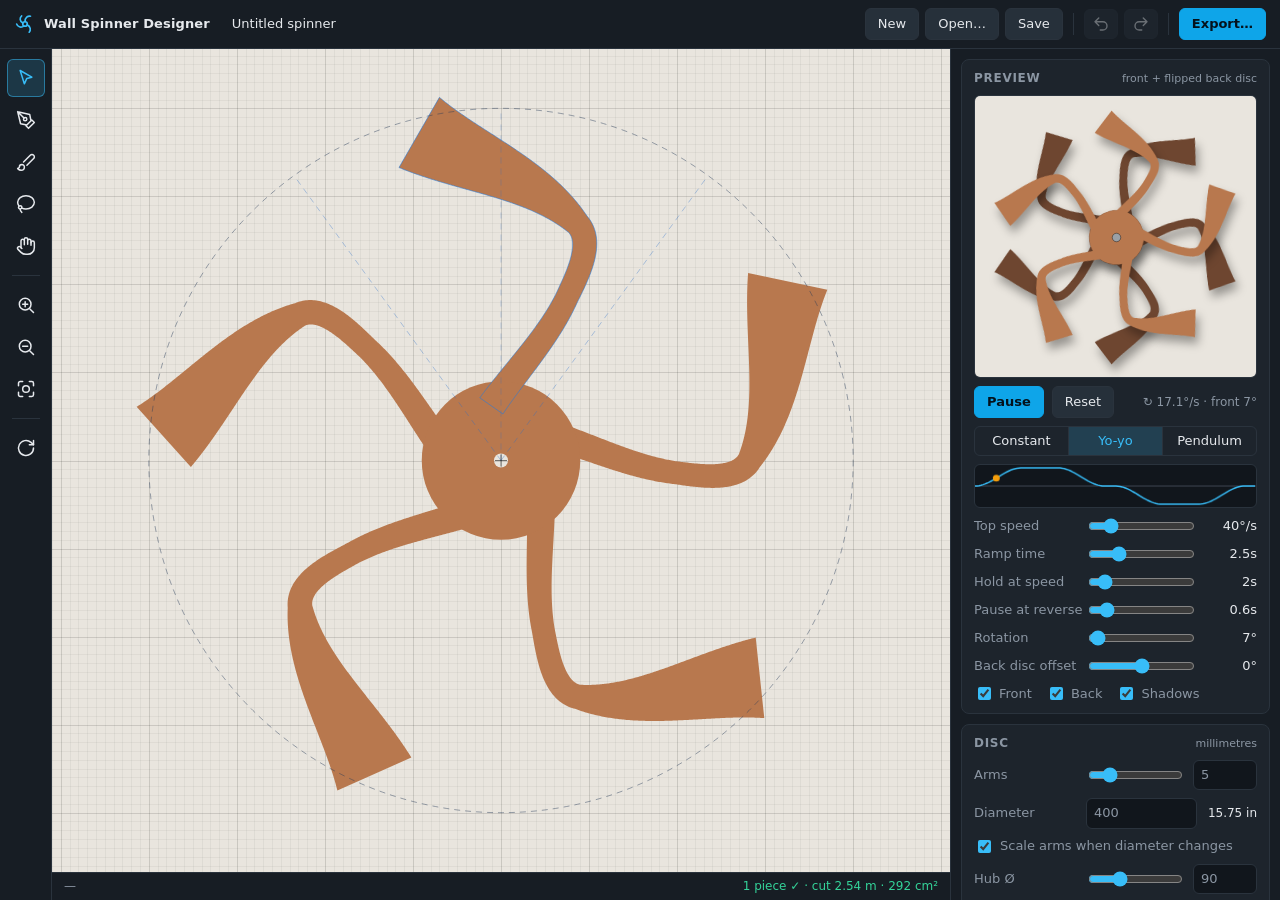
<file: designer/index.html>
<!doctype html>
<html lang="en">
<head>
  <meta charset="UTF-8" />
  <meta name="viewport" content="width=device-width, initial-scale=1.0" />
  <title>Wall Spinner Designer</title>
  <link rel="stylesheet" href="css/app.css" />
</head>
<body>
  <header class="topbar">
    <div class="brand">
      <svg viewBox="0 0 24 24" width="22" height="22" aria-hidden="true"><g fill="none" stroke="currentColor" stroke-width="1.8" stroke-linecap="round"><circle cx="12" cy="12" r="2.5"/><path d="M12 9.5C12 5 15 3 18 3.5M14.4 12.8c3.9 2.2 4.1 5.8 2.2 8.2M11 14.3c-3.9 2.2-7.1.6-8.1-2.3M9.7 11c-3.9-2.3-3.6-5.9-1.3-7.8"/></g></svg>
      <span>Wall Spinner Designer</span>
    </div>
    <input id="design-name" class="name-input" type="text" spellcheck="false" title="Design name" />
    <div class="top-actions">
      <button data-action="new" title="New design">New</button>
      <button data-action="open" title="Open design (Ctrl+O)">Open…</button>
      <button data-action="save" title="Save design file (Ctrl+S)">Save</button>
      <span class="sep"></span>
      <button data-action="undo" title="Undo (Ctrl+Z)" class="icon-btn"><svg viewBox="0 0 24 24"><path d="M9 14 4 9l5-5M4 9h10.5a5.5 5.5 0 0 1 0 11H11"/></svg></button>
      <button data-action="redo" title="Redo (Ctrl+Y)" class="icon-btn"><svg viewBox="0 0 24 24"><path d="m15 14 5-5-5-5M20 9H9.5a5.5 5.5 0 0 0 0 11H13"/></svg></button>
      <span class="sep"></span>
      <button data-action="export" class="primary">Export…</button>
    </div>
  </header>

  <div class="app">
    <nav class="toolbar" aria-label="Tools">
      <button data-tool="select" title="Select / edit nodes (V)"><svg viewBox="0 0 24 24"><path d="M5 3l14 8-6 1.5L10 19z"/></svg></button>
      <button data-tool="pen" title="Pen: click for corners, drag for curves. Click first point to close an outline; Enter or double-click to finish an open stroke (P)"><svg viewBox="0 0 24 24"><path d="M12 19l7-7 3 3-7 7zM18 13l-1.5-7.5L2 2l3.5 14.5L13 18zM2 2l7.6 7.6"/><circle cx="11" cy="11" r="2"/></svg></button>
      <button data-tool="brush" title="Freehand brush: draws a stroke arm with width (B)"><svg viewBox="0 0 24 24"><path d="M9.06 11.9l8.07-8.06a2.85 2.85 0 1 1 4.03 4.03l-8.06 8.08"/><path d="M7.07 14.94c-1.66 0-3 1.35-3 3.02 0 1.33-2.5 1.52-2 2.02 1.08 1.1 2.49 2.02 4 2.02 2.2 0 4-1.8 4-4.04a3.01 3.01 0 0 0-3-3.02z"/></svg></button>
      <button data-tool="lasso" title="Freehand outline: draws a closed filled shape (L)"><svg viewBox="0 0 24 24"><path d="M7 22a5 5 0 0 1-2-4"/><path d="M3.3 14A6.8 6.8 0 0 1 2 10c0-4.4 4.5-8 10-8s10 3.6 10 8-4.5 8-10 8a12 12 0 0 1-5-1"/><circle cx="5" cy="16" r="2"/></svg></button>
      <button data-tool="pan" title="Pan (H) — or drag empty space / right-drag"><svg viewBox="0 0 24 24"><path d="M18 11V6a2 2 0 0 0-4 0v0M14 10V4a2 2 0 0 0-4 0v2M10 10.5V6a2 2 0 0 0-4 0v8"/><path d="M18 8a2 2 0 1 1 4 0v6a8 8 0 0 1-8 8h-2c-2.8 0-4.5-.86-5.99-2.34l-3.6-3.6a2 2 0 0 1 2.83-2.82L7 15"/></svg></button>
      <span class="tsep"></span>
      <button data-action="zoom-in" title="Zoom in (+)"><svg viewBox="0 0 24 24"><circle cx="11" cy="11" r="7"/><path d="M21 21l-4.3-4.3M11 8v6M8 11h6"/></svg></button>
      <button data-action="zoom-out" title="Zoom out (−)"><svg viewBox="0 0 24 24"><circle cx="11" cy="11" r="7"/><path d="M21 21l-4.3-4.3M8 11h6"/></svg></button>
      <button data-action="fit" title="Fit disc (F)"><svg viewBox="0 0 24 24"><path d="M3 8V5a2 2 0 0 1 2-2h3M16 3h3a2 2 0 0 1 2 2v3M21 16v3a2 2 0 0 1-2 2h-3M8 21H5a2 2 0 0 1-2-2v-3"/><circle cx="12" cy="12" r="4"/></svg></button>
      <span class="tsep"></span>
      <button data-action="big-preview" title="Large animated preview (Tab)"><svg viewBox="0 0 24 24"><path d="M21 12a9 9 0 1 1-3-6.7L21 8"/><path d="M21 3v5h-5"/></svg></button>
    </nav>

    <main class="stage">
      <div class="canvas-wrap" id="editor-wrap"><canvas id="editor" data-tool="select"></canvas></div>
      <div class="tool-hint" id="tool-hint"></div>
      <div class="big-preview" id="big-preview" hidden>
        <div class="canvas-wrap"><canvas id="preview-big"></canvas></div>
        <div class="bp-bar">
          <button data-action="play" class="play-btn">Pause</button>
          <span class="speed-readout"></span>
          <button data-action="big-preview">Back to editor</button>
        </div>
      </div>
      <div class="statusbar">
        <span id="st-cursor">—</span>
        <span id="st-zoom"></span>
        <span id="st-pieces" class="grow"></span>
      </div>
    </main>

    <aside class="panel">
      <section class="card">
        <h2>Preview <span class="hint">front + flipped back disc</span></h2>
        <div class="preview-box"><canvas id="preview-small"></canvas></div>
        <div class="row gap">
          <button data-action="play" class="play-btn primary">Pause</button>
          <button data-action="reset-anim" title="Reset rotation and time">Reset</button>
          <span class="speed-readout grow right"></span>
        </div>
        <div class="seg" id="mode-seg">
          <button data-mode="constant">Constant</button>
          <button data-mode="yoyo">Yo-yo</button>
          <button data-mode="sine">Pendulum</button>
        </div>
        <canvas id="vel-graph" class="vel-graph" title="Speed profile (one cycle)"></canvas>
        <label class="field"><span>Top speed</span><input type="range" min="1" max="240" step="1" data-anim="speed"><output data-out="anim.speed" data-unit="°/s"></output></label>
        <label class="field" data-modes="yoyo"><span>Ramp time</span><input type="range" min="0" max="10" step="0.1" data-anim="ramp"><output data-out="anim.ramp" data-unit="s"></output></label>
        <label class="field" data-modes="yoyo"><span>Hold at speed</span><input type="range" min="0" max="20" step="0.1" data-anim="hold"><output data-out="anim.hold" data-unit="s"></output></label>
        <label class="field" data-modes="yoyo"><span>Pause at reverse</span><input type="range" min="0" max="5" step="0.1" data-anim="pause"><output data-out="anim.pause" data-unit="s"></output></label>
        <label class="field" data-modes="sine"><span>Period</span><input type="range" min="1" max="40" step="0.5" data-anim="period"><output data-out="anim.period" data-unit="s"></output></label>
        <label class="field"><span>Rotation</span><input type="range" min="0" max="360" step="0.5" id="rotation-scrub"><output id="rotation-out"></output></label>
        <label class="field"><span>Back disc offset</span><input type="range" min="-180" max="180" step="0.5" data-anim="offset"><output data-out="anim.offset" data-unit="°"></output></label>
        <div class="checks">
          <label><input type="checkbox" data-anim="showFront"> Front</label>
          <label><input type="checkbox" data-anim="showBack"> Back</label>
          <label><input type="checkbox" data-anim="shadow"> Shadows</label>
        </div>
      </section>

      <section class="card">
        <h2>Disc <span class="hint">millimetres</span></h2>
        <label class="field"><span>Arms</span><input type="range" min="1" max="24" step="1" data-bind="disc.spokes"><input type="number" min="1" max="72" step="1" data-bind="disc.spokes" class="num"></label>
        <label class="field"><span>Diameter</span><input type="number" min="20" max="3000" step="1" data-bind="disc.diameter" class="num wide"><output id="dia-inch" class="muted"></output></label>
        <label class="check-line"><input type="checkbox" id="scale-with-disc" checked> Scale arms when diameter changes</label>
        <label class="field"><span>Hub Ø</span><input type="range" min="0" max="300" step="1" data-bind="disc.hubDiameter"><input type="number" min="0" step="0.5" data-bind="disc.hubDiameter" class="num"></label>
        <label class="field" title="How many times each cutout shape repeats around the centre (independent of the arm count)"><span>Cutout repeats</span><input type="range" min="1" max="24" step="1" data-bind="disc.cutouts"><input type="number" min="1" max="72" step="1" data-bind="disc.cutouts" class="num"></label>
        <label class="field"><span>Axle hole Ø</span><input type="range" min="0" max="60" step="0.5" data-bind="disc.holeDiameter"><input type="number" min="0" step="0.1" data-bind="disc.holeDiameter" class="num"></label>
        <label class="field"><span>Outer rim</span><input type="range" min="0" max="40" step="0.5" data-bind="disc.rimWidth"><input type="number" min="0" step="0.5" data-bind="disc.rimWidth" class="num"></label>
        <label class="check-line"><input type="checkbox" data-bind="disc.clipToDisc"> Trim arms to disc diameter</label>
        <label class="field"><span>Thickness</span><input type="range" min="1" max="25" step="0.5" data-bind="disc.thickness"><input type="number" min="0.2" step="0.1" data-bind="disc.thickness" class="num"></label>
        <details class="sub">
          <summary>Mounting holes</summary>
          <label class="field"><span>Count</span><input type="number" min="0" max="24" step="1" data-bind="disc.boltCount" class="num"></label>
          <label class="field"><span>Hole Ø</span><input type="number" min="0" step="0.1" data-bind="disc.boltDiameter" class="num"></label>
          <label class="field"><span>Bolt circle Ø</span><input type="number" min="0" step="0.5" data-bind="disc.boltCircle" class="num"></label>
        </details>
      </section>

      <section class="card" id="sel-card">
        <h2>Selection</h2>
        <div id="sel-body"></div>
      </section>

      <section class="card" id="ref-card">
        <h2>Trace image <span class="hint">drop, paste or load</span></h2>
        <div class="row gap">
          <button data-action="ref-load" class="grow">Load image…</button>
          <button data-action="ref-clear" class="ref-only">Remove</button>
        </div>
        <div class="ref-only ref-controls">
          <div class="checks">
            <label><input type="checkbox" data-ref="visible"> Show</label>
            <label title="Multiply the image over the arms so dark lines stay visible"><input type="checkbox" data-ref="onTop"> Over arms</label>
            <label title="Embed the image in saved design files"><input type="checkbox" data-ref="include"> Save in file</label>
          </div>
          <label class="field"><span>Image opacity</span><input type="range" min="0.05" max="1" step="0.05" data-ref="opacity"><output data-refout="opacity" data-pct></output></label>
          <label class="field"><span>Arm opacity</span><input type="range" min="0.1" max="1" step="0.05" data-view="discAlphaTracing"><output data-out="view.discAlphaTracing" data-pct></output></label>
          <label class="field"><span>Width</span><input type="range" min="20" max="1200" step="1" data-ref="size"><input type="number" min="1" step="1" data-ref="size" class="num"></label>
          <label class="field"><span>Rotation</span><input type="range" min="-180" max="180" step="0.5" data-ref="rot"><input type="number" step="0.5" data-ref="rot" class="num"></label>
          <label class="field"><span>Offset X / Y</span><span class="row gap"><input type="number" step="0.5" data-ref="x" class="num"><input type="number" step="0.5" data-ref="y" class="num"></span><span></span></label>
          <div class="muted">Line it up by clicking on the image:</div>
          <div class="btn-grid">
            <button data-action="ref-pick-centre" title="Click the centre of the image's hub; it moves to the disc centre">Centre</button>
            <button data-action="ref-pick-rim" title="Click the outermost tip of an arm; the image scales so it reaches the disc diameter">Outer edge</button>
            <button data-action="ref-pick-arm" title="Click along one arm; the image rotates so that arm points to 12 o'clock">Arm to 12</button>
          </div>
          <button data-action="ref-fit" class="link">Reset: fit image to disc</button>
        </div>
      </section>

      <section class="card">
        <h2>Presets <span class="hint">arms &amp; hub cutouts</span></h2>
        <select id="preset-select"></select>
        <div class="row gap">
          <button data-action="preset-replace" class="grow">Replace arm</button>
          <button data-action="preset-add" class="grow">Add to arm</button>
        </div>
      </section>

      <section class="card">
        <h2>Drawing</h2>
        <label class="field"><span>Brush / pen width</span><input type="range" min="1" max="80" step="0.5" data-toolopt="brushWidth"><output data-out="tools.brushWidth" data-unit=" mm"></output></label>
        <label class="field"><span>Freehand smoothing</span><input type="range" min="0.5" max="12" step="0.5" data-toolopt="smoothing"><output data-out="tools.smoothing"></output></label>
        <label class="check-line" title="New pen, brush and outline shapes are cut out of the disc instead of added"><input type="checkbox" data-toolopt="cutout"> Draw cutouts (subtract from disc)</label>
        <div class="checks">
          <label><input type="checkbox" data-view="grid"> Grid</label>
          <label><input type="checkbox" data-view="snap"> Snap</label>
          <label class="inline-num">every <input type="number" min="0.5" step="0.5" data-view="gridSize" class="num"> mm</label>
        </div>
        <div class="checks">
          <label><input type="checkbox" data-view="showGuides"> Guides</label>
          <label><input type="checkbox" data-view="ghostCopies"> Dim other arms</label>
        </div>
        <div class="checks">
          <label><input type="checkbox" data-view="showBack"> Back disc in editor</label>
          <label><input type="checkbox" data-view="cutPreview"> Cut lines</label>
        </div>
      </section>

      <section class="card">
        <h2>Colours</h2>
        <div class="colors">
          <label><input type="color" data-bind="colors.front"> Front</label>
          <label><input type="color" data-bind="colors.back"> Back</label>
          <label><input type="color" data-bind="colors.wall"> Wall</label>
        </div>
        <label class="check-line"><input type="checkbox" data-bind="colors.radial"> Radial colour (inner → outer)</label>
        <div class="radial-controls">
          <div class="colors">
            <label><input type="color" data-bind="colors.frontOuter"> Front outer</label>
            <label><input type="color" data-bind="colors.backOuter"> Back outer</label>
          </div>
          <label class="field"><span>Change at</span><input type="range" min="0" max="100" step="1" data-bind="colors.split"><output data-out="design.colors.split" data-unit="%"></output></label>
          <label class="field"><span>Blend</span><input type="range" min="0" max="60" step="1" data-bind="colors.blend"><output data-out="design.colors.blend" data-unit="%"></output></label>
          <p class="muted">Front / Back above are the inner colours. “Change at” is a percentage of the disc radius.</p>
        </div>
      </section>

      <section class="card help">
        <h2>Shortcuts</h2>
        <p><kbd>V</kbd> select · <kbd>P</kbd> pen · <kbd>B</kbd> brush · <kbd>L</kbd> outline · <kbd>H</kbd> pan · <kbd>F</kbd> fit · <kbd>Space</kbd> play/pause · <kbd>Tab</kbd> big preview</p>
        <p>Double-click a curve to add a node; double-click a node to cycle smooth → corner → sharp. <kbd>Alt</kbd>-drag a handle to break symmetry. <kbd>Shift</kbd>-drag a width diamond to set every width. Arrows nudge (<kbd>Shift</kbd> = 10 mm). <kbd>M</kbd> mirror, <kbd>Ctrl</kbd>+<kbd>D</kbd> duplicate, <kbd>Del</kbd> delete.</p>
      </section>
    </aside>
  </div>

  <dialog id="export-dialog" class="dialog">
    <form method="dialog">
      <header><h2>Export</h2><button value="close" class="icon-btn" aria-label="Close"><svg viewBox="0 0 24 24"><path d="M6 6l12 12M18 6 6 18"/></svg></button></header>
      <div id="export-summary" class="summary">Computing cut outline…</div>

      <div class="ex-grid">
        <div class="ex-card">
          <h3>Laser cutting</h3>
          <p>Single merged cut outline in millimetres.</p>
          <label class="field"><span>Copies</span>
            <select id="ex-copies"><option value="1">1</option><option value="2" selected>2 (front + back)</option></select></label>
          <label class="field"><span>Gap</span><input type="number" id="ex-gap" value="10" min="0" step="1" class="num"> mm</label>
          <div class="row gap">
            <button type="button" data-ex="svg" class="primary grow">SVG</button>
            <button type="button" data-ex="dxf" class="grow">DXF</button>
          </div>
          <button type="button" data-ex="svg-filled" class="link">SVG filled (vinyl / CNC preview)</button>
        </div>

        <div class="ex-card">
          <h3>3D printing</h3>
          <p>Extruded solid of one disc.</p>
          <label class="field"><span>Thickness</span><input type="number" min="0.2" step="0.1" data-bind="disc.thickness" class="num"> mm</label>
          <div class="row gap">
            <button type="button" data-ex="stl" class="primary grow">STL</button>
            <button type="button" data-ex="scad" class="grow">OpenSCAD</button>
          </div>
        </div>

        <div class="ex-card">
          <h3>Paper template</h3>
          <p>Tiled pages at true scale. Use the print dialog to print or save as PDF.</p>
          <label class="field"><span>Paper</span><select id="ex-paper"></select></label>
          <label class="field"><span>Orientation</span><select id="ex-orient"><option value="portrait">Portrait</option><option value="landscape">Landscape</option></select></label>
          <label class="field"><span>Overlap</span><input type="number" id="ex-overlap" value="12" min="0" step="1" class="num"> mm</label>
          <label class="check-line"><input type="checkbox" id="ex-fill" checked> Shade the part</label>
          <div id="ex-tiles" class="muted"></div>
          <button type="button" data-ex="print" class="primary">Print / save PDF…</button>
        </div>

        <div class="ex-card">
          <h3>Design &amp; image</h3>
          <p>The design file re-opens here for more editing.</p>
          <div class="row gap">
            <button type="button" data-ex="json" class="primary grow">Design file</button>
            <button type="button" data-ex="png" class="grow">PNG</button>
          </div>
        </div>
      </div>
    </form>
  </dialog>

  <input type="file" id="file-input" accept=".json,application/json" hidden />
  <input type="file" id="image-input" accept="image/*" hidden />
  <div id="print-root"></div>
  <div id="toast" class="toast" hidden></div>

  <script src="js/geometry.js"></script>
  <script src="js/earcut.js"></script>
  <script src="js/state.js"></script>
  <script src="js/render.js"></script>
  <script src="js/reference.js"></script>
  <script src="js/editor.js"></script>
  <script src="js/preview.js"></script>
  <script src="js/export.js"></script>
  <script src="js/ui.js"></script>
</body>
</html>
</file>
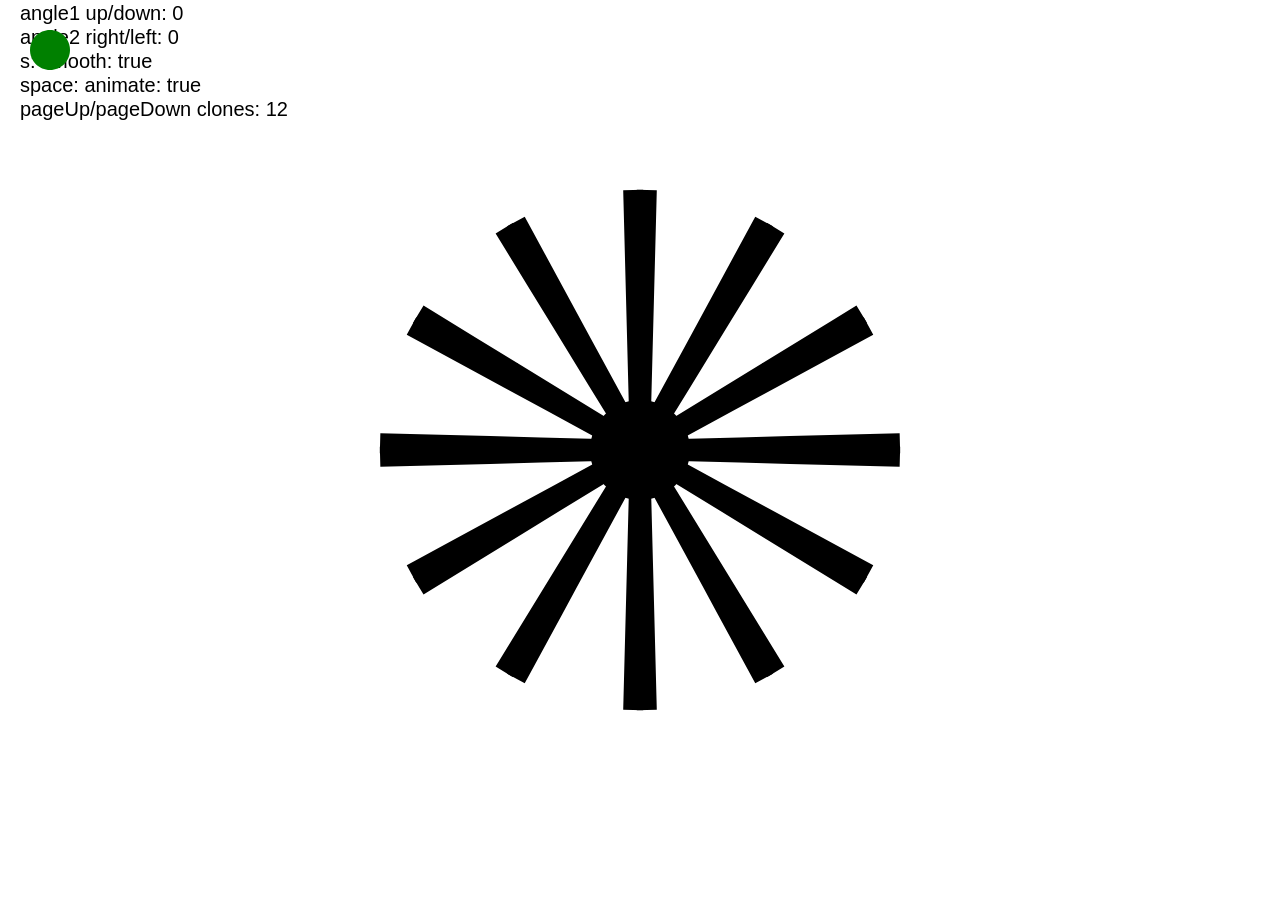
<file: testapps/index.html>
<!DOCTYPE html>
<html>
<head>
<!-- Load the Paper.js library -->
<style>
	html,
body {
    margin: 0;
    overflow: hidden;
    height: 100%;
}

/* Scale canvas with resize attribute to full size */
canvas[resize] {
    width: 100%;
    height: 100%;
}
	</style>



<script type="text/javascript" src="paper-full.js"></script>
<!-- Define inlined PaperScript associate it with myCanvas -->
<script type="text/paperscript" canvas="myCanvas">
// The amount of segment points we want to create:
var length1 =100;
var length2 =100;
var angle1 = 0; 
var angle2 = 0;

var innerradius = 50;

var clones = 12;


var point0 = new Point(view.center);
var group = new Group();
var clonedGroup;


//var vector1 = new Point(0, 0);

var myCircle = new Path.Circle(point0, innerradius);
myCircle.fillColor = 'black';



var path = new Path();
  
path.selected = true;
function draw(event) {
    path.remove();
    myCircle.radius = innerradius
 path = new Path({
	// 80% black:
	strokeColor: [0],
	strokeWidth: 20,
	strokeCap: 'square'
});
  var vector2 = new Point(0, 0);
    var vector1 = new Point({
        length: length1,
        angle: angle1
    });
     var vector2 = new Point({
        length: length2,
        angle: angle1 + angle2
    });
    var vector0 = new Point({
        length: innerradius,
        angle: 0
    });
    
    
   // path.add(point0);
    var point1 = point0 + vector0
    
    path.add(point1);
    var p2 = point1+vector1;
    path.add(p2);
    var p3 = p2+vector2;
    path.add(p3);
    
    group.remove();
    group = new Group();
    
    var boundingcircle = new Path.Circle(point0, 400);
     group.addChild(boundingcircle);
  
  if(dosmooth)    path.smooth();
  
  var angle = 360 / clones;
  
    for(var i = 0; i < clones; i++) {
    var clonedPath = path.clone().rotate(angle * i, point0);
    group.addChild(clonedPath);
    
   
};
    if(clonedGroup)    clonedGroup.remove();
    clonedGroup = group.clone();

    clonedGroup.scale(1, -1)
  //  clonedGroup.strokeColor ='blue'
    
text.content = "angle1 up/down: "+angle1
text.content += "\n"
text.content += "angle2 right/left: "+angle2
text.content += "\ns: smooth: "+dosmooth
text.content += "\nspace: animate: " +doanimate
text.content += "\npageUp/pageDown clones: " +clones


path.remove()

}


 var doanimate = true;
  var dosmooth = true;
 var animatespeed = 0.5;
function onFrame(event) {
    // Each frame, rotate the path 3 degrees around the point
    // we defined earlier:
    
	if(doanimate)
	{
	group.rotate(animatespeed, point0);
    clonedGroup.rotate(-animatespeed, point0);
	}
}


var text = new PointText({
    position: [20, 20],
    fillColor: 'black',
    justification: 'left',
    fontSize: 20
});


var coreboxPlus = new Path.Circle({
    center: [50, 50],
  
    radius: 20,

    fillColor: 'green'
});

// Whenever the user presses the mouse:
function onMouseDown(event) {

    if (coreboxPlus.contains(event.point)) {
        innerradius++
    } 
	
	
	draw()
}
function onKeyDown(event) {
	
	
	switch (event.key) {
  case 'up':
    angle1++;
    draw();
    break;
  case 'down':
      angle1--;
        draw();
      break;
  case 'right':
    angle2 += 1;
      draw();
    break;
  case 'left':
      angle2 -= 1;
        draw();
      break;
      
      case 'page-up':
    clones += 1;
      draw();
    break;
  case 'page-down':
      clones -= 1;
        draw();
      break;
      
  case 'space':
   doanimate = !doanimate;
   draw();
    break;
      case 's':
   dosmooth = !dosmooth;
   draw();
    break;
  default:
  draw();
    console.log('You typed ' + event.key + '.');
}
	
	
	
	

	
}

draw()

</script>
</head>
<body>
	<canvas id="myCanvas" resize></canvas>
</body>
</html>
</file>
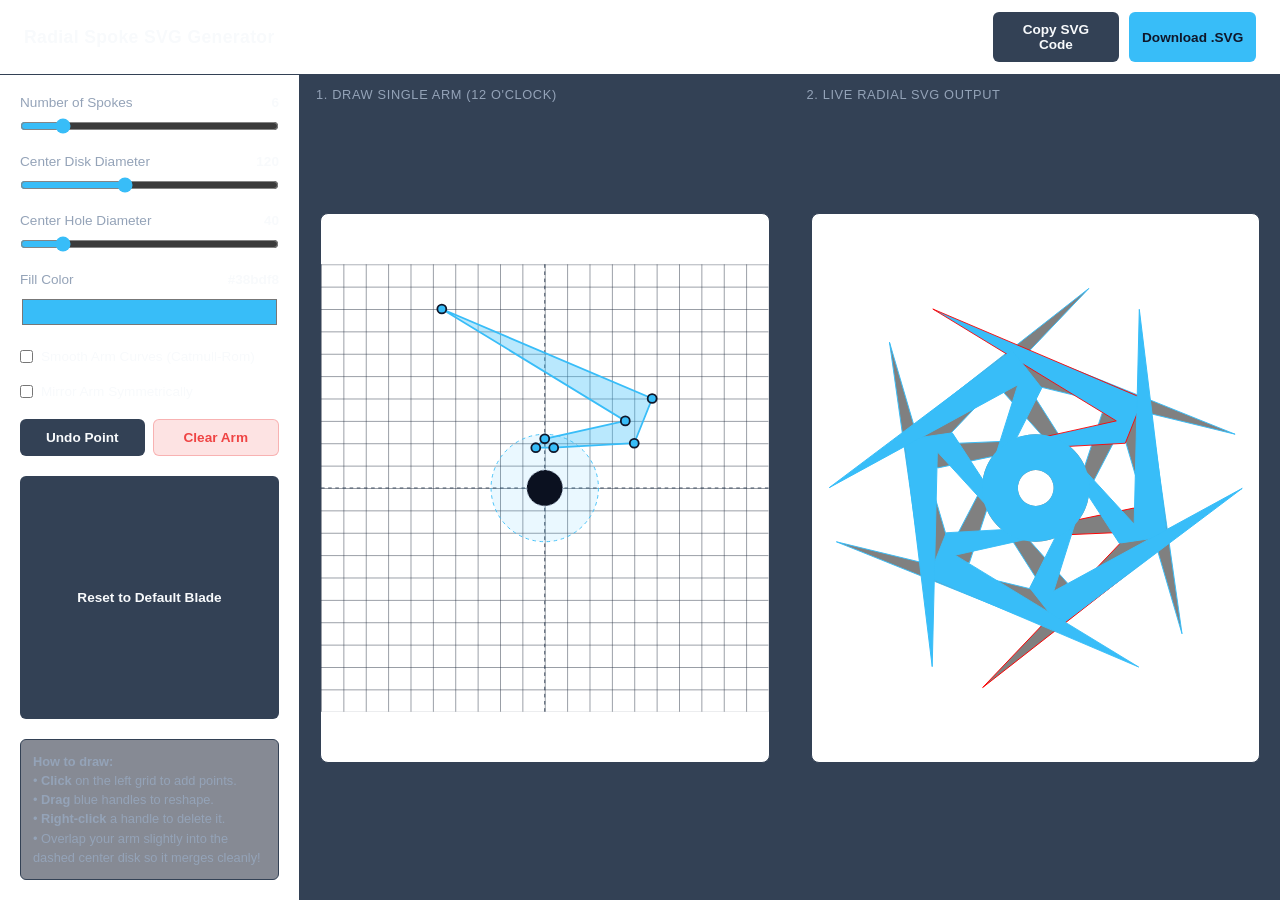
<file: testapps/spinnerdiskgenerator.html>
<!doctype html>
<html lang="en">
  <head>
    <meta charset="UTF-8" />
    <meta name="viewport" content="width=device-width, initial-scale=1.0" />
    <title>Radial Spoke SVG Generator</title>
    <style>
      :root {
        /*   --bg: #0f172a; 
        --panel: #1e293b;*/
        --border: #334155;
        --text: #f8fafc;
        --muted: #94a3b8;
        --accent: #38bdf8;
        --accent-hover: #0284c7;
        --danger: #ef4444;
      }

      * {
        box-sizing: border-box;
        margin: 0;
        padding: 0;
        font-family:
          -apple-system, BlinkMacSystemFont, "Segoe UI", Roboto, sans-serif;
      }

      body {
        background: var(--bg);
        color: var(--text);
        display: flex;
        flex-direction: column;
        height: 100vh;
        overflow: hidden;
      }

      header {
        padding: 12px 24px;
        background: var(--panel);
        border-bottom: 1px solid var(--border);
        display: flex;
        justify-content: space-between;
        align-items: center;
      }

      header h1 {
        font-size: 1.1rem;
        font-weight: 600;
        letter-spacing: 0.02em;
      }

      .main-container {
        display: flex;
        flex: 1;
        overflow: hidden;
      }

      /* Controls Sidebar */
      .sidebar {
        width: 300px;
        background: var(--panel);
        border-right: 1px solid var(--border);
        padding: 20px;
        display: flex;
        flex-direction: column;
        gap: 20px;
        overflow-y: auto;
      }

      .control-group {
        display: flex;
        flex-direction: column;
        gap: 8px;
      }

      .control-group label {
        font-size: 0.85rem;
        color: var(--muted);
        display: flex;
        justify-content: space-between;
      }

      .control-group label span {
        color: var(--text);
        font-weight: 600;
      }

      input[type="range"] {
        width: 100%;
        accent-color: var(--accent);
        cursor: pointer;
      }

      .checkbox-row {
        display: flex;
        align-items: center;
        gap: 8px;
        font-size: 0.85rem;
        color: var(--text);
        cursor: pointer;
      }

      .btn-row {
        display: flex;
        gap: 8px;
      }

      button {
        flex: 1;
        padding: 10px 12px;
        border: none;
        border-radius: 6px;
        font-size: 0.85rem;
        font-weight: 600;
        cursor: pointer;
        transition: background 0.15s;
      }

      .btn-primary {
        background: var(--accent);
        color: #0f172a;
      }

      .btn-primary:hover {
        background: var(--accent-hover);
        color: #fff;
      }

      .btn-secondary {
        background: #334155;
        color: var(--text);
      }

      .btn-secondary:hover {
        background: #475569;
      }

      .btn-danger {
        background: rgba(239, 68, 68, 0.15);
        color: var(--danger);
        border: 1px solid rgba(239, 68, 68, 0.3);
      }

      .btn-danger:hover {
        background: var(--danger);
        color: #fff;
      }

      .instructions {
        font-size: 0.8rem;
        color: var(--muted);
        line-height: 1.5;
        background: rgba(15, 23, 42, 0.5);
        padding: 12px;
        border-radius: 6px;
        border: 1px solid var(--border);
      }

      /* Workspace Grid */
      .workspace {
        flex: 1;
        display: grid;
        grid-template-columns: 1fr 1fr;
        gap: 1px;
        background: var(--border);
      }

      .pane {
        background: var(--bg);
        display: flex;
        flex-direction: column;
        position: relative;
        overflow: hidden;
      }

      .pane-header {
        position: absolute;
        top: 12px;
        left: 16px;
        font-size: 0.8rem;
        text-transform: uppercase;
        letter-spacing: 0.05em;
        color: var(--muted);
        pointer-events: none;
        z-index: 10;
      }

      .canvas-wrapper {
        flex: 1;
        display: flex;
        align-items: center;
        justify-content: center;
        padding: 20px;
      }

      svg {
        width: 100%;
        height: 100%;
        max-width: 550px;
        max-height: 550px;
        background: #ffffff;
        border: 1px solid var(--border);
        border-radius: 8px;
        user-select: none;
      }

      #editor-svg {
        cursor: crosshair;
      }

      .handle {
        fill: var(--accent);
        stroke: #0f172a;
        stroke-width: 2;
        cursor: grab;
        transition: r 0.1s;
      }

      .handle:hover {
        r: 7;
        fill: #fff;
      }

      .handle:active {
        cursor: grabbing;
      }
    </style>
  </head>
  <body>
    <header>
      <h1>Radial Spoke SVG Generator</h1>
      <div style="display: flex; gap: 10px">
        <button class="btn-secondary" id="copy-btn">Copy SVG Code</button>
        <button class="btn-primary" id="download-btn">Download .SVG</button>
      </div>
    </header>

    <div class="main-container">
      <!-- Controls -->
      <aside class="sidebar">
        <div class="control-group">
          <label>Number of Spokes <span id="val-spokes">6</span></label>
          <input type="range" id="spokes" min="1" max="36" value="6" />
        </div>

        <div class="control-group">
          <label>Center Disk Diameter <span id="val-disk">120</span></label>
          <input
            type="range"
            id="disk-diameter"
            min="0"
            max="300"
            value="120"
          />
        </div>

        <div class="control-group">
          <label>Center Hole Diameter <span id="val-hole">40</span></label>
          <input type="range" id="hole-diameter" min="0" max="280" value="40" />
        </div>

        <div class="control-group">
          <label>Fill Color <span id="val-color">#38bdf8</span></label>
          <input
            type="color"
            id="fill-color"
            value="#38bdf8"
            style="
              width: 100%;
              height: 34px;
              border: none;
              background: none;
              cursor: pointer;
            "
          />
        </div>

        <label class="checkbox-row">
          <input type="checkbox" id="smooth-curve" />
          Smooth Arm Curves (Catmull-Rom)
        </label>

        <label class="checkbox-row">
          <input type="checkbox" id="mirror-arm" />
          Mirror Arm Symmetrically
        </label>

        <div class="btn-row">
          <button class="btn-secondary" id="undo-btn">Undo Point</button>
          <button class="btn-danger" id="clear-btn">Clear Arm</button>
        </div>

        <button class="btn-secondary" id="preset-btn">
          Reset to Default Blade
        </button>

        <div class="instructions">
          <strong>How to draw:</strong><br />
          • <b>Click</b> on the left grid to add points.<br />
          • <b>Drag</b> blue handles to reshape.<br />
          • <b>Right-click</b> a handle to delete it.<br />
          • Overlap your arm slightly into the dashed center disk so it merges
          cleanly!
        </div>
      </aside>

      <!-- Dual Viewport -->
      <main class="workspace">
        <!-- Left: Arm Editor -->
        <div class="pane">
          <div class="pane-header">1. Draw Single Arm (12 o'clock)</div>
          <div class="canvas-wrapper">
            <svg id="editor-svg" viewBox="-250 -250 500 500">
              <defs>
                <pattern
                  id="grid"
                  width="25"
                  height="25"
                  patternUnits="userSpaceOnUse"
                >
                  <path
                    d="M 25 0 L 0 0 0 25"
                    fill="none"
                    stroke="#1e293b"
                    stroke-width="1"
                  />
                </pattern>
              </defs>
              <rect
                x="-250"
                y="-250"
                width="500"
                height="500"
                fill="url(#grid)"
              />

              <!-- Center Axes -->
              <line
                x1="-250"
                y1="0"
                x2="250"
                y2="0"
                stroke="#334155"
                stroke-dasharray="4 4"
              />
              <line
                x1="0"
                y1="-250"
                x2="0"
                y2="250"
                stroke="#334155"
                stroke-dasharray="4 4"
              />

              <!-- Reference Center Disk & Hole -->
              <circle
                id="ref-disk"
                cx="0"
                cy="0"
                r="60"
                fill="rgba(56, 189, 248, 0.1)"
                stroke="#38bdf8"
                stroke-dasharray="4 4"
              />
              <circle
                id="ref-hole"
                cx="0"
                cy="0"
                r="20"
                fill="#0b1120"
                stroke="#94a3b8"
                stroke-dasharray="3 3"
              />

              <!-- User Arm Polygon -->
              <path
                id="editor-arm-path"
                fill="rgba(56, 189, 248, 0.35)"
                stroke="#38bdf8"
                stroke-width="2"
              />
              <g id="handles-layer"></g>
            </svg>
          </div>
        </div>

        <!-- Right: Live Radial Preview -->
        <div class="pane">
          <div class="pane-header">2. Live Radial SVG Output</div>
          <div class="canvas-wrapper">
            <svg
              id="preview-svg"
              viewBox="-250 -250 500 500"
              xmlns="http://www.w3.org/2000/svg"
            >
              <!-- Generated content injected here -->
            </svg>
          </div>
        </div>
      </main>
    </div>

    <script>
      // State
      let points = [];
      let draggingIndex = null;

      // Default blade shape pointing upward (negative Y)
      const defaultPoints = [
        { x: -10, y: -45 },
        { x: 10, y: -45 },
        { x: 100, y: -50 },
        { x: 120, y: -100 },
        { x: -115, y: -200 },
        { x: 90, y: -75 },
        { x: 0, y: -55 },
      ];

      // DOM Elements
      const editorSvg = document.getElementById("editor-svg");
      const previewSvg = document.getElementById("preview-svg");
      const editorArmPath = document.getElementById("editor-arm-path");
      const handlesLayer = document.getElementById("handles-layer");
      const refDisk = document.getElementById("ref-disk");
      const refHole = document.getElementById("ref-hole");

      const spokesInput = document.getElementById("spokes");
      const diskInput = document.getElementById("disk-diameter");
      const holeInput = document.getElementById("hole-diameter");
      const colorInput = document.getElementById("fill-color");
      const smoothCheckbox = document.getElementById("smooth-curve");
      const mirrorCheckbox = document.getElementById("mirror-arm");

      // Convert mouse event to SVG coordinate space (-250 to 250)
      function getSvgCoords(evt) {
        const pt = editorSvg.createSVGPoint();
        pt.x = evt.clientX;
        pt.y = evt.clientY;
        const svgP = pt.matrixTransform(editorSvg.getScreenCTM().inverse());
        return {
          x: Math.round(svgP.x),
          y: Math.round(svgP.y),
        };
      }

      // Build SVG Path string (supports straight lines or smooth Catmull-Rom splines)
      function buildPathData(pts, smooth) {
        if (pts.length === 0) return "";
        if (pts.length < 3 || !smooth) {
          return (
            pts
              .map((p, i) => `${i === 0 ? "M" : "L"} ${p.x} ${p.y}`)
              .join(" ") + " Z"
          );
        }

        // Closed Catmull-Rom to Cubic Bezier conversion
        let d = "";
        const n = pts.length;
        for (let i = 0; i < n; i++) {
          const p0 = pts[(i - 1 + n) % n];
          const p1 = pts[i];
          const p2 = pts[(i + 1) % n];
          const p3 = pts[(i + 2) % n];

          if (i === 0) d += `M ${p1.x.toFixed(1)} ${p1.y.toFixed(1)} `;

          const cp1x = p1.x + (p2.x - p0.x) / 6;
          const cp1y = p1.y + (p2.y - p0.y) / 6;
          const cp2x = p2.x - (p3.x - p1.x) / 6;
          const cp2y = p2.y - (p3.y - p1.y) / 6;

          d += `C ${cp1x.toFixed(1)} ${cp1y.toFixed(1)}, ${cp2x.toFixed(1)} ${cp2y.toFixed(1)}, ${p2.x.toFixed(1)} ${p2.y.toFixed(1)} `;
        }
        return d + "Z";
      }

      // Get effective points (including mirrored points if enabled)
      function getEffectivePoints() {
        if (!mirrorCheckbox.checked || points.length === 0) return points;
        const mirrored = [...points]
          .reverse()
          .map((p) => ({ x: -p.x, y: p.y }));
        return [...points, ...mirrored];
      }

      // Render both Editor and Final Radial Output
      function render() {
        const spokes = parseInt(spokesInput.value, 10);
        const diskDiam = parseInt(diskInput.value, 10);
        let holeDiam = parseInt(holeInput.value, 10);

        // Prevent hole from exceeding disk diameter
        if (holeDiam > diskDiam && diskDiam > 0) {
          holeDiam = diskDiam;
          holeInput.value = holeDiam;
        }

        // Update UI labels
        document.getElementById("val-spokes").textContent = spokes;
        document.getElementById("val-disk").textContent = diskDiam;
        document.getElementById("val-hole").textContent = holeDiam;
        document.getElementById("val-color").textContent = colorInput.value;

        const diskR = diskDiam / 2;
        const holeR = holeDiam / 2;
        const fillColor = colorInput.value;
        const smooth = smoothCheckbox.checked;

        // Update reference circles in Editor
        refDisk.setAttribute("r", diskR);
        refHole.setAttribute("r", holeR);

        // Update Editor Arm Path
        const effectivePts = getEffectivePoints();
        const armPathData = buildPathData(effectivePts, smooth);
        editorArmPath.setAttribute("d", armPathData);

        // Render Draggable Handles
        handlesLayer.innerHTML = "";
        points.forEach((pt, idx) => {
          const circle = document.createElementNS(
            "http://www.w3.org/2000/svg",
            "circle",
          );
          circle.setAttribute("cx", pt.x);
          circle.setAttribute("cy", pt.y);
          circle.setAttribute("r", 5);
          circle.setAttribute("class", "handle");

          // Start dragging handle
          circle.addEventListener("mousedown", (e) => {
            e.stopPropagation();
            if (e.button === 0) draggingIndex = idx;
          });

          // Right-click to delete point
          circle.addEventListener("contextmenu", (e) => {
            e.preventDefault();
            e.stopPropagation();
            points.splice(idx, 1);
            render();
          });

          handlesLayer.appendChild(circle);
        });

        // Build Clean Final SVG Output
        // Uses a <mask> so the center hole punches cleanly through both the disk and overlapping spoke bases
        let spokesMarkup = "";
        if (armPathData) {
          for (let i = 0; i < spokes; i++) {
            const angle = (360 / spokes) * i;
            const strokecolor = i == 0 ? "red" : fillColor;
            //spokesMarkup += `    <path d="${armPathData}" transform="rotate(${angle})" />\n`;
            spokesMarkup += ` <use href='#spoke' transform="rotate(${angle})" stroke="${strokecolor}" />\n`;
          }
        }

        previewSvg.innerHTML = `
  <defs>
    <mask id="center-hole-mask">
      <rect x="-250" y="-250" width="500" height="500" fill="black" />
	  <circle cx="0" cy="0" r="250" fill="white" />
      ${holeR > 0 ? `<circle cx="0" cy="0" r="${holeR}" fill="black" />` : ""}

    </mask>
	 <path id="spoke" d="${armPathData}" />
	  <g id="thing" mask="url(#center-hole-mask)">
 
${spokesMarkup}   
 ${diskR > 0 ? `<circle cx="0" cy="0" r="${diskR}" />` : ""}
 </g>
  </defs>

<use href="#thing" transform="scale(1,-1) rotate(15)" fill="gray"  />
 <use  fill="${fillColor}" href="#thing"  />


`;
      }

      // Canvas Interaction Events
      editorSvg.addEventListener("mousedown", (e) => {
        if (e.button !== 0 || draggingIndex !== null) return;
        const coords = getSvgCoords(e);
        points.push(coords);
        render();
      });

      window.addEventListener("mousemove", (e) => {
        if (draggingIndex === null) return;
        points[draggingIndex] = getSvgCoords(e);
        render();
      });

      window.addEventListener("mouseup", () => {
        draggingIndex = null;
      });

      // Control Listeners
      [
        spokesInput,
        diskInput,
        holeInput,
        colorInput,
        smoothCheckbox,
        mirrorCheckbox,
      ].forEach((el) => {
        el.addEventListener("input", render);
      });

      document.getElementById("undo-btn").addEventListener("click", () => {
        points.pop();
        render();
      });

      document.getElementById("clear-btn").addEventListener("click", () => {
        points = [];
        render();
      });

      document.getElementById("preset-btn").addEventListener("click", () => {
        points = JSON.parse(JSON.stringify(defaultPoints));
        render();
      });

      // Export Actions
      function getExportableSvgString() {
        const clone = previewSvg.cloneNode(true);
        clone.removeAttribute("id");
        return new XMLSerializer().serializeToString(clone);
      }

      document.getElementById("copy-btn").addEventListener("click", (e) => {
        navigator.clipboard.writeText(getExportableSvgString());
        const originalText = e.target.textContent;
        e.target.textContent = "Copied!";
        setTimeout(() => (e.target.textContent = originalText), 1500);
      });

      document.getElementById("download-btn").addEventListener("click", () => {
        const svgString = getExportableSvgString();
        const blob = new Blob([svgString], {
          type: "image/svg+xml;charset=utf-8",
        });
        const url = URL.createObjectURL(blob);
        const a = document.createElement("a");
        a.href = url;
        a.download = `radial-spokes-${spokesInput.value}.svg`;
        a.click();
        URL.revokeObjectURL(url);
      });

      // Initialize
      points = JSON.parse(JSON.stringify(defaultPoints));
      render();
    </script>
  </body>
</html>
</file>
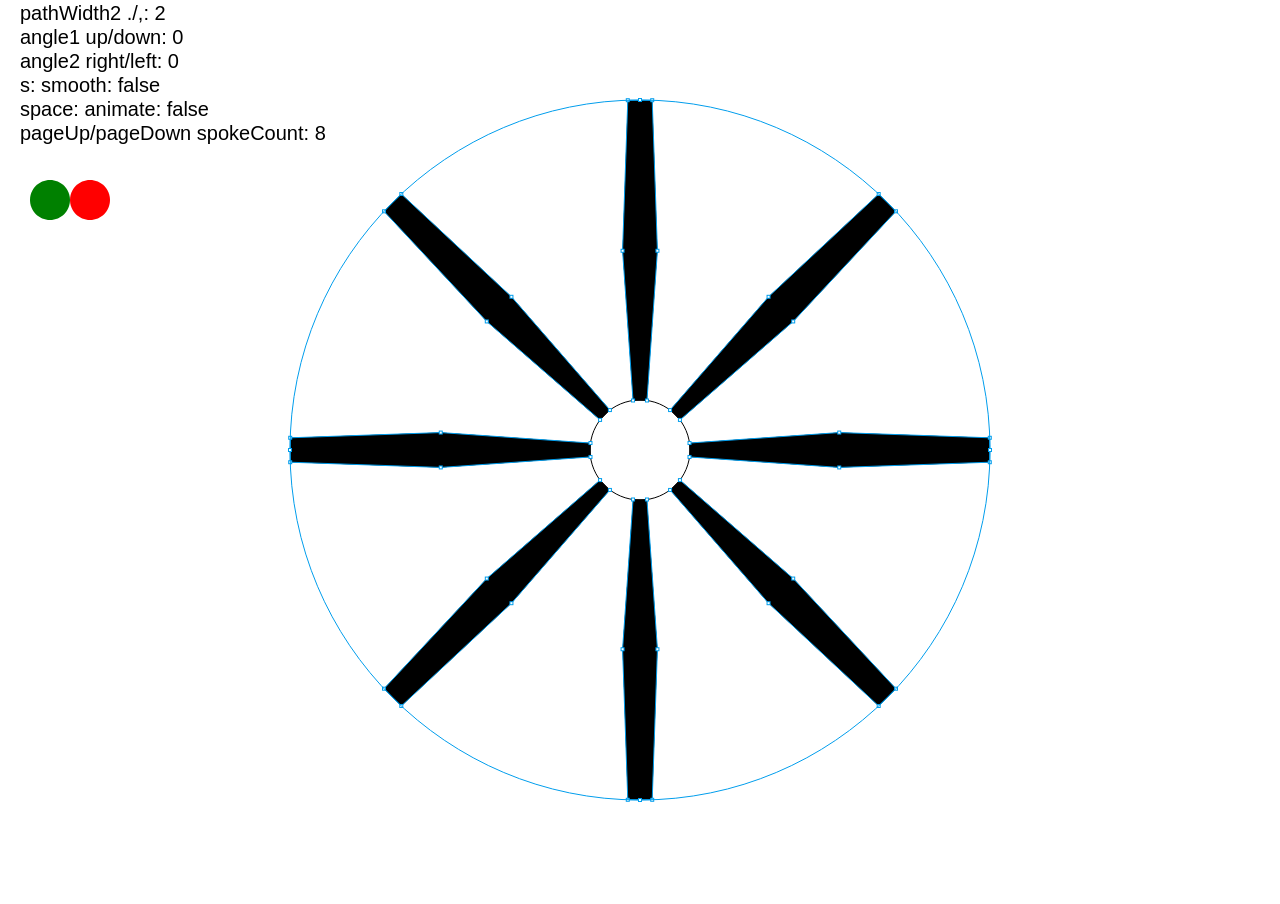
<file: testapps/test2.html>
<!DOCTYPE html>
<html>
<head>
<!-- Load the Paper.js library -->
<style>
	html,
body {
    margin: 0;
    overflow: hidden;
    height: 100%;
}

/* Scale canvas with resize attribute to full size */
canvas[resize] {
    width: 100%;
    height: 100%;
}
	</style>



<script type="text/javascript" src="paper-full.js"></script>
<script type="text/paperscript" canvas="myCanvas">
	
var centerPoint = new Point(view.center)
// The amount of segment points we want to create:
var spokeCount = 8


var coreradius = 50
var ring1width = 150
var ring2width = 150

var ring1angle = 0
var ring2angle = 0

var pathWidth0 = 8;
var pathWidth1 = 5;
var pathWidth2 = 2;

var group1
var group2
var coreCircle
var spokePath;
  
function draw() {
	if(coreCircle)    coreCircle.remove();
	if(spokePath)    spokePath.remove();
	if(group1)    group1.remove();
	if(group2)    group2.remove();
	
	var r1 = coreradius + ring1width;
	var r2 = r1 + ring2width;
	
	
	coreCircle = new Path.Circle(centerPoint, coreradius);
	coreCircle.strokeColor = 'gray';

	
   
   var vector0 = new Point({	length: coreradius, angle: 0	});
	var vector0a = vector0.clone()
	vector0a.angle -= pathWidth0;
	var vector0b = vector0.clone()
	vector0b.angle += pathWidth0;	
   
 
	var vector1 = new Point({	length: r1, angle: ring1angle	});
	var vector1a = vector1.clone()
	var vector1b = vector1.clone()
	vector1a.angle -= pathWidth1;
	vector1b.angle += pathWidth1;	
	
	var vector2 = new Point({	length: r2, angle: ring2angle	});
	var vector2a = vector2.clone()
	var vector2b = vector2.clone()
	vector2a.angle -= pathWidth2
	vector2b.angle += pathWidth2
	
	
    
 
	spokePath = new Path({
		//strokeColor: [0],
		//strokeWidth: 1,
		//strokeCap: 'square',
		fillColor: 'black'
	});
	
   spokePath.add(centerPoint + vector0a);
    spokePath.add(centerPoint + vector1a);
    spokePath.add(centerPoint + vector2a);
   // spokePath.add(centerPoint + vector2);
    spokePath.add(centerPoint + vector2b);
    spokePath.add(centerPoint + vector1b);
   spokePath.add(centerPoint + vector0b);

	if(dosmooth)    spokePath.smooth();
    
    group1 = new Group();
  
	group1.addChild(spokePath);
  
	var angle = 360 / spokeCount;
    for(var i = 1; i < spokeCount; i++) {
		var clonedPath = spokePath.clone().rotate(angle * i, centerPoint);
		group1.addChild(clonedPath);
	};

    group1.addChild(new Path.Circle(centerPoint, r2));

    group2 = group1.clone().scale(1, -1);
	group1.selected = true;

 
text.content = "pathWidth2 ./,: "+pathWidth2
text.content += "\nangle1 up/down: "+ring1angle
text.content += ""
text.content += "\nangle2 right/left: "+ring2angle
text.content += "\ns: smooth: "+dosmooth
text.content += "\nspace: animate: " +doanimate
text.content += "\npageUp/pageDown spokeCount: " +spokeCount


}


 var doanimate = false;
  var dosmooth = false;
 var animatespeed = 0.5;
function onFrame(event) {
  	if(doanimate)
	{
		group1.rotate(animatespeed, centerPoint);
		group2.rotate(-animatespeed, centerPoint);
	}
}


var text = new PointText({
    position: [20, 20],
    fillColor: 'black',
    justification: 'left',
    fontSize: 20
});


var coreboxPlus = new Path.Circle({
    center: [50, 200],
	radius: 20,
    fillColor: 'green'
});

var coreboxMinus = new Path.Circle({
    center: [90, 200],
	radius: 20,
    fillColor: 'red'
});

// Whenever the user presses the mouse:
function onMouseDown(event) {

    if (coreboxPlus.contains(event.point)) {
        coreradius++
		draw()
    }
	if (coreboxMinus.contains(event.point)) {
        coreradius--
		draw()
    }
}



function onKeyDown(event) {
	
	
	switch (event.key) {
  case 'up':
    ring1angle++;
    draw();
    break;
  case 'down':
      ring1angle--;
        draw();
      break;
  case 'right':
    ring2angle += 1;
      draw();
    break;
  case 'left':
      ring2angle -= 1;
        draw();
      break;
 
 
   case '.':
    pathWidth2 += 0.1;
      draw();
    break;
  case ',':
      pathWidth2 -= 0.1;
        draw();
      break;
 
      case 'page-up':
    spokeCount += 1;
      draw();
    break;
  case 'page-down':
      spokeCount -= 1;
        draw();
      break;
      
  case 'space':
   doanimate = !doanimate;
  draw()
    break;
  case 's':
   dosmooth = !dosmooth;
   draw();
    break;
  default:
  
    console.log('You typed ' + event.key + '.');
}
	
	
	
	

	
}

draw()

</script>
</head>
<body>
	<canvas id="myCanvas" resize></canvas>
</body>
</html>
</file>
<file: designer/css/app.css>
:root {
  --bg: #0f1419;
  --panel: #171d24;
  --card: #1d242c;
  --border: #2a333d;
  --text: #e6e9ed;
  --muted: #8b96a3;
  --accent: #38bdf8;
  --accent-strong: #0ea5e9;
  --warn: #f59e0b;
  --danger: #ef4444;
  --ok: #34d399;
  --radius: 8px;
  color-scheme: dark;
}

* { box-sizing: border-box; }
html, body { margin: 0; height: 100%; }
body {
  background: var(--bg);
  color: var(--text);
  font: 13px/1.4 system-ui, -apple-system, "Segoe UI", Roboto, sans-serif;
  display: flex;
  flex-direction: column;
  overflow: hidden;
}

button, select, input { font: inherit; color: inherit; }
button {
  background: #26303a;
  border: 1px solid var(--border);
  border-radius: 6px;
  padding: 6px 12px;
  cursor: pointer;
  white-space: nowrap;
}
button:hover { background: #2f3a46; }
button:disabled { opacity: 0.4; cursor: default; }
button.primary { background: var(--accent-strong); border-color: var(--accent-strong); color: #04121c; font-weight: 600; }
button.primary:hover { background: var(--accent); }
button.link { background: none; border: none; color: var(--accent); padding: 4px 0; text-align: left; }
button.link:hover { text-decoration: underline; }
.icon-btn { padding: 5px 7px; display: inline-flex; align-items: center; }
button svg, .icon-btn svg { width: 18px; height: 18px; fill: none; stroke: currentColor; stroke-width: 1.8; stroke-linecap: round; stroke-linejoin: round; }

select, input[type="number"], input[type="text"] {
  background: #11161c;
  border: 1px solid var(--border);
  border-radius: 6px;
  padding: 5px 7px;
}
input[type="range"] { accent-color: var(--accent); min-width: 0; }
input[type="color"] { width: 34px; height: 26px; padding: 0; border: 1px solid var(--border); border-radius: 5px; background: none; }
input[type="checkbox"] { accent-color: var(--accent); }

/* ---------- top bar ---------- */
.topbar {
  display: flex;
  align-items: center;
  gap: 14px;
  padding: 8px 14px;
  background: var(--panel);
  border-bottom: 1px solid var(--border);
}
.brand { display: flex; align-items: center; gap: 8px; font-weight: 600; letter-spacing: 0.01em; color: var(--accent); }
.brand span { color: var(--text); }
.name-input { width: 240px; background: transparent !important; border-color: transparent !important; font-weight: 500; }
.name-input:hover, .name-input:focus { border-color: var(--border) !important; background: #11161c !important; }
.top-actions { margin-left: auto; display: flex; align-items: center; gap: 6px; }
.sep { width: 1px; height: 22px; background: var(--border); margin: 0 4px; }

/* ---------- layout ---------- */
.app { flex: 1; display: flex; min-height: 0; }
.toolbar {
  width: 52px;
  background: var(--panel);
  border-right: 1px solid var(--border);
  display: flex;
  flex-direction: column;
  align-items: center;
  gap: 4px;
  padding: 10px 0;
}
.toolbar button { width: 38px; height: 38px; padding: 0; display: grid; place-items: center; background: transparent; border-color: transparent; }
.toolbar button:hover { background: #26303a; }
.toolbar button.active { background: rgba(56, 189, 248, 0.16); border-color: rgba(56, 189, 248, 0.5); color: var(--accent); }
.toolbar svg { width: 20px; height: 20px; }
.tsep { height: 1px; width: 28px; background: var(--border); margin: 6px 0; }

.stage { flex: 1; position: relative; min-width: 0; display: flex; flex-direction: column; }
.canvas-wrap { position: relative; flex: 1; min-height: 0; overflow: hidden; }
.canvas-wrap canvas { position: absolute; inset: 0; display: block; touch-action: none; outline: none; }
#editor[data-tool="pen"], #editor[data-tool="brush"], #editor[data-tool="lasso"] { cursor: crosshair; }
#editor[data-tool="pan"] { cursor: grab; }

.tool-hint {
  position: absolute;
  top: 10px;
  left: 50%;
  transform: translateX(-50%);
  background: rgba(15, 20, 25, 0.82);
  color: #dbe4ec;
  padding: 6px 12px;
  border-radius: 999px;
  font-size: 12px;
  pointer-events: none;
  white-space: nowrap;
  max-width: calc(100% - 24px);
  overflow: hidden;
  text-overflow: ellipsis;
}
.tool-hint:empty { display: none; }

.statusbar {
  display: flex;
  gap: 18px;
  padding: 5px 12px;
  background: var(--panel);
  border-top: 1px solid var(--border);
  color: var(--muted);
  font-variant-numeric: tabular-nums;
  font-size: 12px;
}
.statusbar .grow { flex: 1; text-align: right; }
.st-warn { color: var(--warn); }
.st-ok { color: var(--ok); }

.big-preview { position: absolute; inset: 0 0 27px 0; display: flex; flex-direction: column; background: var(--bg); z-index: 5; }
.big-preview[hidden] { display: none; }
.bp-bar { display: flex; gap: 10px; align-items: center; padding: 8px 12px; background: var(--panel); border-top: 1px solid var(--border); }
.bp-bar .speed-readout { flex: 1; }

/* ---------- side panel ---------- */
.panel {
  width: 330px;
  background: var(--panel);
  border-left: 1px solid var(--border);
  overflow-y: auto;
  padding: 10px;
  display: flex;
  flex-direction: column;
  gap: 10px;
}
.card { background: var(--card); border: 1px solid var(--border); border-radius: var(--radius); padding: 10px 12px; display: flex; flex-direction: column; gap: 8px; }
.card h2 { margin: 0; font-size: 12px; text-transform: uppercase; letter-spacing: 0.06em; color: var(--muted); font-weight: 600; display: flex; justify-content: space-between; align-items: baseline; }
.card h2 .hint { text-transform: none; letter-spacing: 0; font-weight: 400; font-size: 11px; }
.preview-box { position: relative; aspect-ratio: 1; border-radius: 6px; overflow: hidden; border: 1px solid var(--border); }
.preview-box canvas { position: absolute; inset: 0; }
.vel-graph { width: 100%; height: 44px; background: #11161c; border-radius: 6px; border: 1px solid var(--border); }

.row { display: flex; align-items: center; }
.gap { gap: 8px; }
.grow { flex: 1; }
.right { text-align: right; }
.muted { color: var(--muted); font-size: 12px; }
.speed-readout { color: var(--muted); font-variant-numeric: tabular-nums; font-size: 12px; }

.field { display: grid; grid-template-columns: 104px 1fr auto; align-items: center; gap: 8px; color: var(--muted); }
.field > span:first-child { white-space: nowrap; }
.field output { min-width: 52px; text-align: right; color: var(--text); font-variant-numeric: tabular-nums; }
.field .num { width: 64px; }
.field .num.wide { width: 100%; }
.field select { width: 100%; }
.check-line { display: flex; gap: 6px; align-items: center; color: var(--muted); }
.checks { display: flex; flex-wrap: wrap; gap: 6px 14px; color: var(--muted); }
.checks label { display: flex; align-items: center; gap: 5px; }
.inline-num .num { width: 54px; padding: 2px 5px; }
.colors { display: flex; gap: 14px; color: var(--muted); }
.colors label { display: flex; gap: 6px; align-items: center; }

.seg { display: flex; border: 1px solid var(--border); border-radius: 6px; overflow: hidden; }
.seg button { flex: 1; border: none; border-radius: 0; background: transparent; padding: 5px 4px; }
.seg button + button { border-left: 1px solid var(--border); }
.seg button.active { background: rgba(56, 189, 248, 0.18); color: var(--accent); }

details.sub summary { cursor: pointer; color: var(--muted); }
details.sub[open] { display: flex; flex-direction: column; gap: 8px; }

.radial-controls { display: flex; flex-direction: column; gap: 8px; }
.radial-controls[hidden] { display: none; }
.radial-controls p { margin: 0; }
.sel-empty { color: var(--muted); }
.ref-controls { display: flex; flex-direction: column; gap: 8px; }
#ref-card:not(.has-ref) .ref-only { display: none; }
.drop-hint { outline: 2px dashed var(--accent); outline-offset: -6px; }
.btn-grid { display: grid; grid-template-columns: repeat(3, 1fr); gap: 6px; }
.btn-grid button { padding: 5px 4px; }
.sel-type { font-weight: 600; color: var(--text); }
.node-box { border-top: 1px dashed var(--border); padding-top: 8px; display: flex; flex-direction: column; gap: 8px; }

.help p { margin: 0; color: var(--muted); font-size: 12px; }
kbd { background: #11161c; border: 1px solid var(--border); border-bottom-width: 2px; border-radius: 4px; padding: 0 4px; font-size: 11px; color: var(--text); }

/* ---------- dialog ---------- */
.dialog { background: var(--panel); color: var(--text); border: 1px solid var(--border); border-radius: 12px; padding: 0; width: min(880px, 94vw); }
.dialog::backdrop { background: rgba(0, 0, 0, 0.55); }
.dialog form { display: flex; flex-direction: column; }
.dialog header { display: flex; align-items: center; justify-content: space-between; padding: 12px 16px; border-bottom: 1px solid var(--border); }
.dialog h2 { margin: 0; font-size: 16px; }
.summary { padding: 10px 16px; color: var(--muted); border-bottom: 1px solid var(--border); }
.summary b { color: var(--text); font-weight: 600; }
.ex-grid { display: grid; grid-template-columns: repeat(2, 1fr); gap: 12px; padding: 16px; }
.ex-card { background: var(--card); border: 1px solid var(--border); border-radius: var(--radius); padding: 12px; display: flex; flex-direction: column; gap: 8px; }
.ex-card h3 { margin: 0; font-size: 14px; }
.ex-card p { margin: 0; color: var(--muted); font-size: 12px; }
.ex-card .field { grid-template-columns: 90px 1fr auto; }

.toast { position: fixed; bottom: 40px; left: 50%; transform: translateX(-50%); background: #26303a; border: 1px solid var(--border); padding: 8px 14px; border-radius: 8px; z-index: 50; box-shadow: 0 6px 20px rgba(0,0,0,0.4); }
.toast.err { border-color: var(--danger); }

/* ---------- print ---------- */
#print-root { display: none; }
@media print {
  body { display: block; background: #fff; overflow: visible; height: auto; }
  body > *:not(#print-root) { display: none !important; }
  #print-root { display: block; color: #000; }
  .pt-page { position: relative; overflow: hidden; break-after: page; page-break-after: always; }
  .pt-page:last-child { break-after: auto; page-break-after: auto; }
  .pt-head { position: absolute; display: flex; justify-content: space-between; align-items: center; gap: 4mm; font: 8pt system-ui, sans-serif; }
  .pt-scale { display: inline-flex; align-items: center; gap: 2mm; white-space: nowrap; }
  .pt-scale span { display: inline-block; height: 2.5mm; border: 0.3mm solid #000; border-top: none; }
}
#editor[data-tool^="ref-"] { cursor: crosshair; }
</file>
